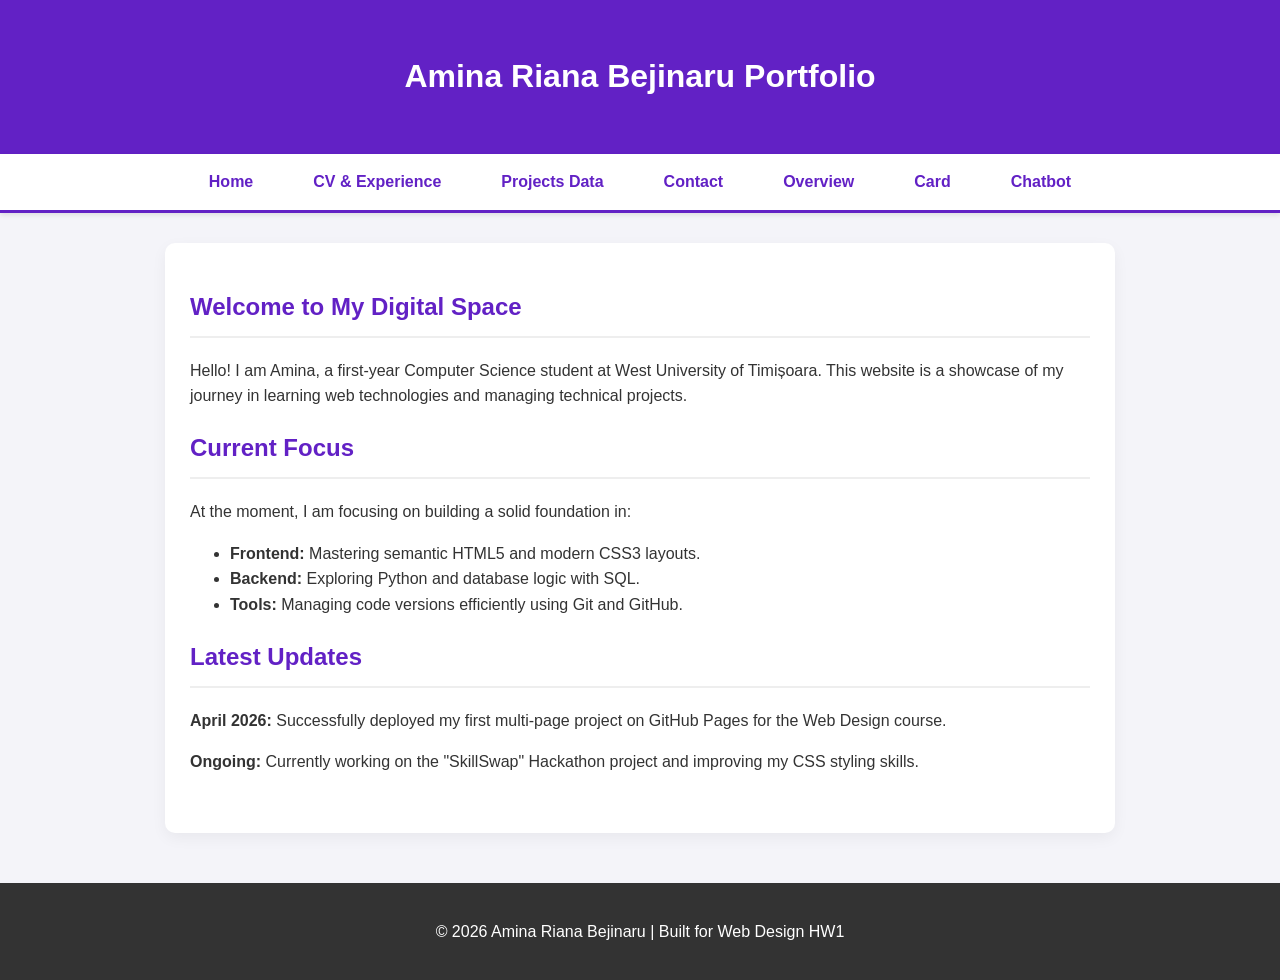
<file: index.html>
<!DOCTYPE html>
<html lang="en">
<head>
    <meta charset="UTF-8">
    <meta name="viewport" content="width=device-width, initial-scale=1.0">
    <title>Amina Riana Bejinaru | Portfolio Home</title>
    <link rel="stylesheet" href="style.css">
</head>
<body>
    <a href="#main-content" class="skip-link">Skip to main content</a>

    <header>
        <h1>Amina Riana Bejinaru Portfolio</h1>
    </header>

    <nav>
        <ul>
            <li><a href="index.html">Home</a></li>
            <li><a href="cv.html">CV & Experience</a></li>
            <li><a href="data.html">Projects Data</a></li>
            <li><a href="contact.html">Contact</a></li>
            <li><a href="overview.html">Overview</a></li>
            <li><a href="card.html">Card</a></li>
        <li><a href="chatbot.html">Chatbot</a></li>
        </ul>
    </nav>

    <main id="main-content">
        <section>
            <h2>Welcome to My Digital Space</h2>
            <p>Hello! I am Amina, a first-year Computer Science student at West University of Timișoara. This website is a showcase of my journey in learning web technologies and managing technical projects.</p>
        </section>

        <section>
            <h2>Current Focus</h2>
            <p>At the moment, I am focusing on building a solid foundation in:</p>
            <ul>
                <li><strong>Frontend:</strong> Mastering semantic HTML5 and modern CSS3 layouts.</li>
                <li><strong>Backend:</strong> Exploring Python and database logic with SQL.</li>
                <li><strong>Tools:</strong> Managing code versions efficiently using Git and GitHub.</li>
            </ul>
        </section>

        <section>
            <h2>Latest Updates</h2>
            <p><strong>April 2026:</strong> Successfully deployed my first multi-page project on GitHub Pages for the Web Design course.</p>
            <p><strong>Ongoing:</strong> Currently working on the "SkillSwap" Hackathon project and improving my CSS styling skills.</p>
        </section>
    </main>

    <footer>
        <p>&copy; 2026 Amina Riana Bejinaru | Built for Web Design HW1</p>
    </footer>
</body>
</html>
</file>
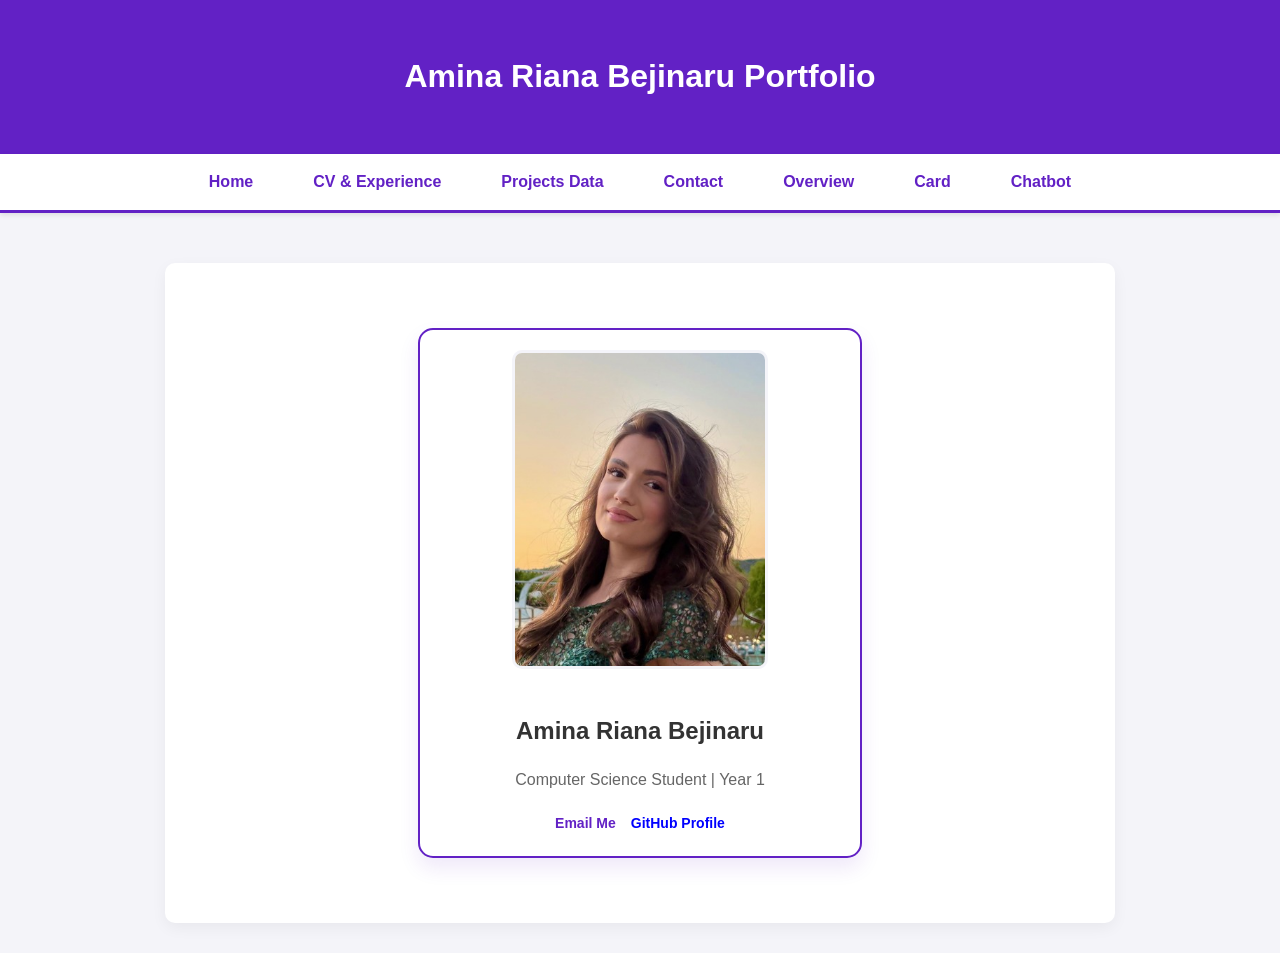
<file: card.html>
<!DOCTYPE html>
<html lang="en">
<head>
    <meta charset="UTF-8">
    <title>Business Card - Amina</title>
    <link rel="stylesheet" href="style.css"> 
    <link rel="stylesheet" href="style.css">
</head>
<body>
    <header>
        <h1>Amina Riana Bejinaru Portfolio</h1>
    </header>

    <nav>
        <ul>
            <li><a href="index.html">Home</a></li>
            <li><a href="cv.html">CV & Experience</a></li>
            <li><a href="data.html">Projects Data</a></li>
            <li><a href="contact.html">Contact</a></li>
            <li><a href="overview.html">Overview</a></li>
            <li><a href="card.html">Card</a></li>
            <li><a href="chatbot.html">Chatbot</a></li>
        </ul>
    </nav>

    <main id="card-container" style="margin-top: 50px;">
        <div id="main-card" class="profile-card">
            <img src="profile.jpeg" alt="Amina Riana Bejinaru" class="card-img">
            <h1 class="name">Amina Riana Bejinaru</h1>
            <p class="specialization">Computer Science Student | Year 1</p>
            <div class="links">
                <a href="mailto:amina.bejinaru06@e-uvt.ro">Email Me</a>
                <a href="https://github.com/aminabejinaru06-blip" style="color: blue;">GitHub Profile</a>
            </div>
        </div>
    </main>
</body>
</html>
</file>
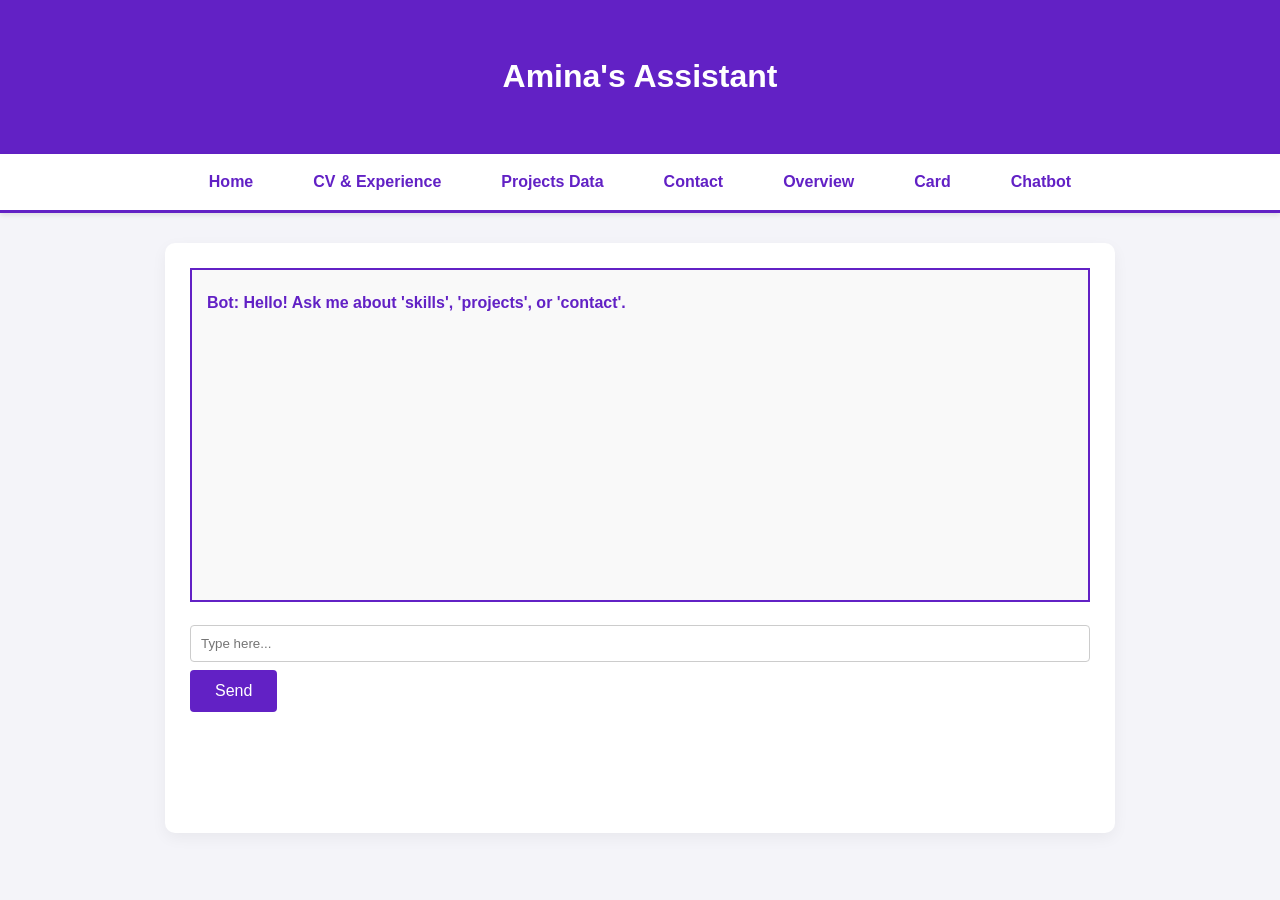
<file: chatbot.html>
<!DOCTYPE html>
<html lang="en">
<head>
    <meta charset="UTF-8">
    <title>Chatbot - Amina</title>
    <link rel="stylesheet" href="style.css">
    <style>
        #chat-window {
            border: 2px solid #6221c5;
            height: 300px;
            overflow-y: auto;
            padding: 15px;
            margin-bottom: 15px;
            background: #f9f9f9;
        }
        .bot-msg { color: #6221c5; font-weight: bold; margin: 5px 0; }
        .user-msg { color: #333; margin: 5px 0; text-align: right; }
    </style>
</head>
<body>
    <header><h1>Amina's Assistant</h1></header>
    <nav>
        <ul>
            <li><a href="index.html">Home</a></li>
            <li><a href="cv.html">CV & Experience</a></li>
            <li><a href="data.html">Projects Data</a></li>
            <li><a href="contact.html">Contact</a></li>
            <li><a href="overview.html">Overview</a></li>
            <li><a href="card.html">Card</a></li>
            <li><a href="chatbot.html">Chatbot</a></li>
        </ul>
    </nav>
    <main>
        <div id="chat-window">
            <p class="bot-msg">Bot: Hello! Ask me about 'skills', 'projects', or 'contact'.</p>
        </div>
        <form id="chat-form">
            <input type="text" id="user-input" placeholder="Type here..." required>
            <button type="submit">Send</button>
        </form>
    </main>
    <script src="chatbot.js"></script>
</body>
</html>
</file>
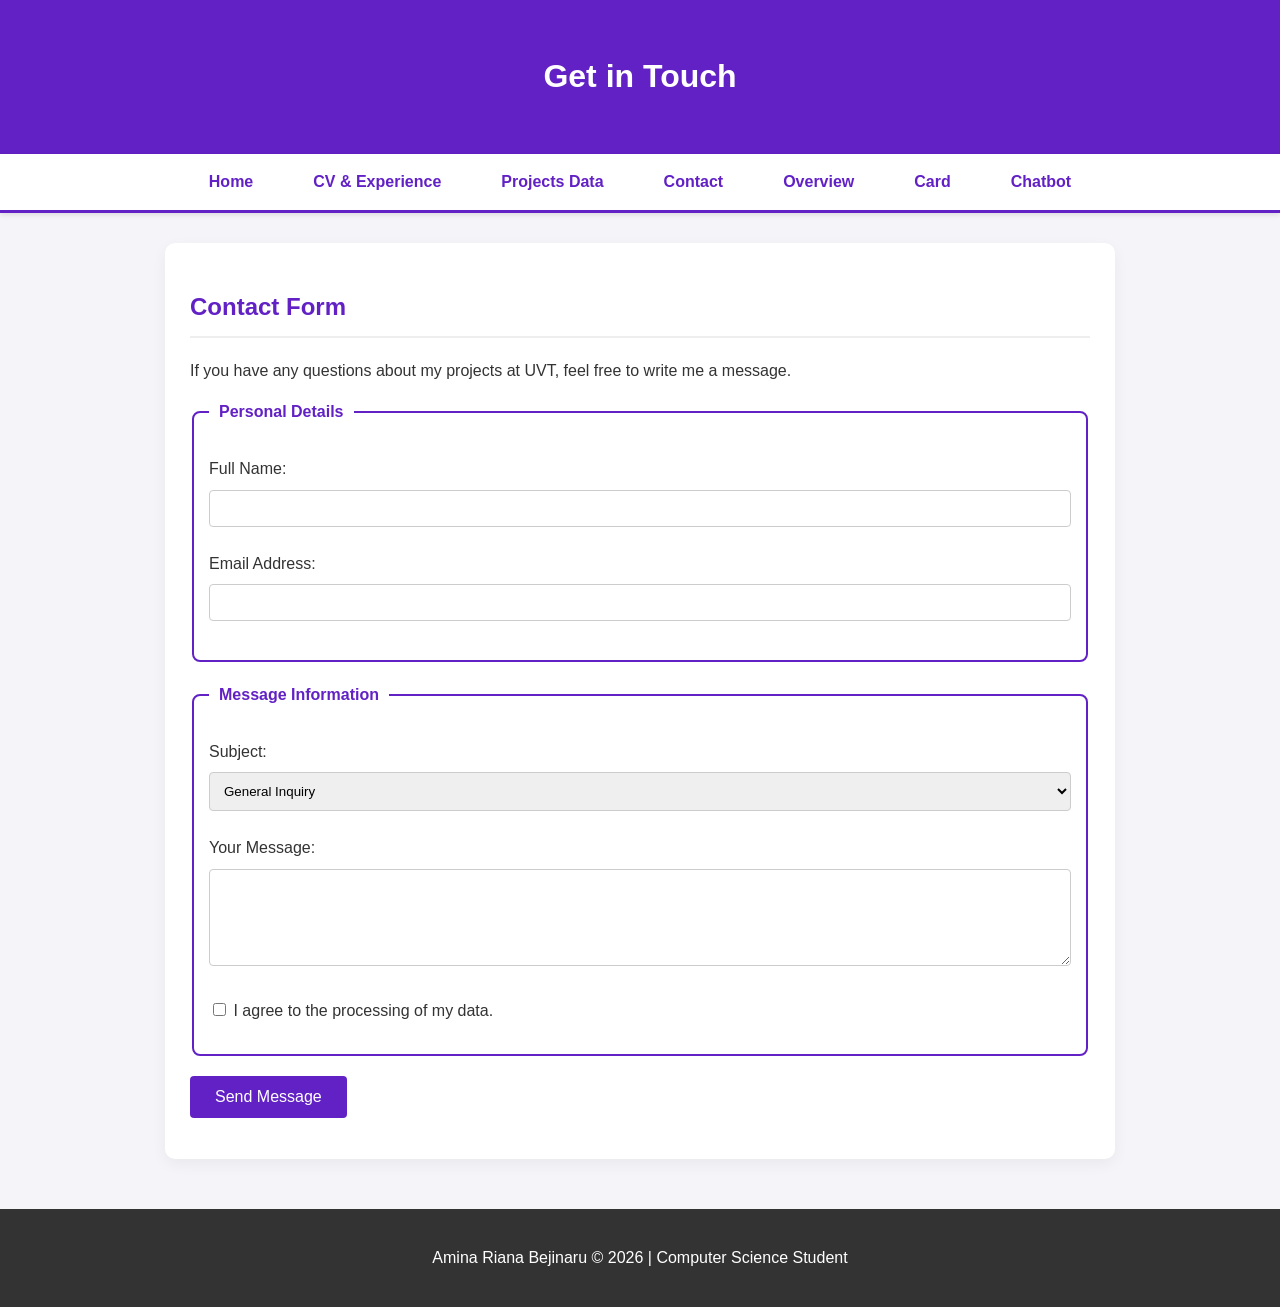
<file: contact.html>
<!DOCTYPE html>
<html lang="en">
<head>
    <meta charset="UTF-8">
    <meta name="viewport" content="width=device-width, initial-scale=1.0">
    <title>Contact - Amina Riana Bejinaru</title>
    <link rel="stylesheet" href="style.css">
</head>
<body>
    <a href="#main-content" class="skip-link">Skip to main content</a>

    <header>
        <h1>Get in Touch</h1>
    </header>

    <nav>
        <ul>
            <li><a href="index.html">Home</a></li>
            <li><a href="cv.html">CV & Experience</a></li>
            <li><a href="data.html">Projects Data</a></li>
            <li><a href="contact.html">Contact</a></li>
            <li><a href="overview.html">Overview</a></li>
            <li><a href="card.html">Card</a></li>
            <li><a href="chatbot.html">Chatbot</a></li>
        </ul>
    </nav>

    <main id="main-content">
        <section>
            <h2>Contact Form</h2>
            <p>If you have any questions about my projects at UVT, feel free to write me a message.</p>
            
            <form action="#" method="post">
                <fieldset>
                    <legend>Personal Details</legend>
                    
                    <p>
                        <label for="full-name">Full Name:</label><br>
                        <input type="text" id="full-name" name="user_name" required>
                    </p>
                    
                    <p>
                        <label for="email-addr">Email Address:</label><br>
                        <input type="email" id="email-addr" name="user_email" required>
                    </p>
                </fieldset>

                <fieldset>
                    <legend>Message Information</legend>
                    
                    <p>
                        <label for="subject">Subject:</label><br>
                        <select id="subject" name="message_subject">
                            <option value="general">General Inquiry</option>
                            <option value="project">Project Collaboration</option>
                            <option value="feedback">Feedback</option>
                        </select>
                    </p>

                    <p>
                        <label for="message">Your Message:</label><br>
                        <textarea id="message" name="user_message" rows="5" required></textarea>
                    </p>

                    <p>
                        <input type="checkbox" id="privacy" name="privacy_check" required>
                        <label for="privacy">I agree to the processing of my data.</label>
                    </p>
                </fieldset>

                <p>
                    <button type="submit">Send Message</button>
                </p>
            </form>
        </section>
    </main>

    <footer>
        <p>Amina Riana Bejinaru &copy; 2026 | Computer Science Student</p>
    </footer>
</body>
</html>
</file>
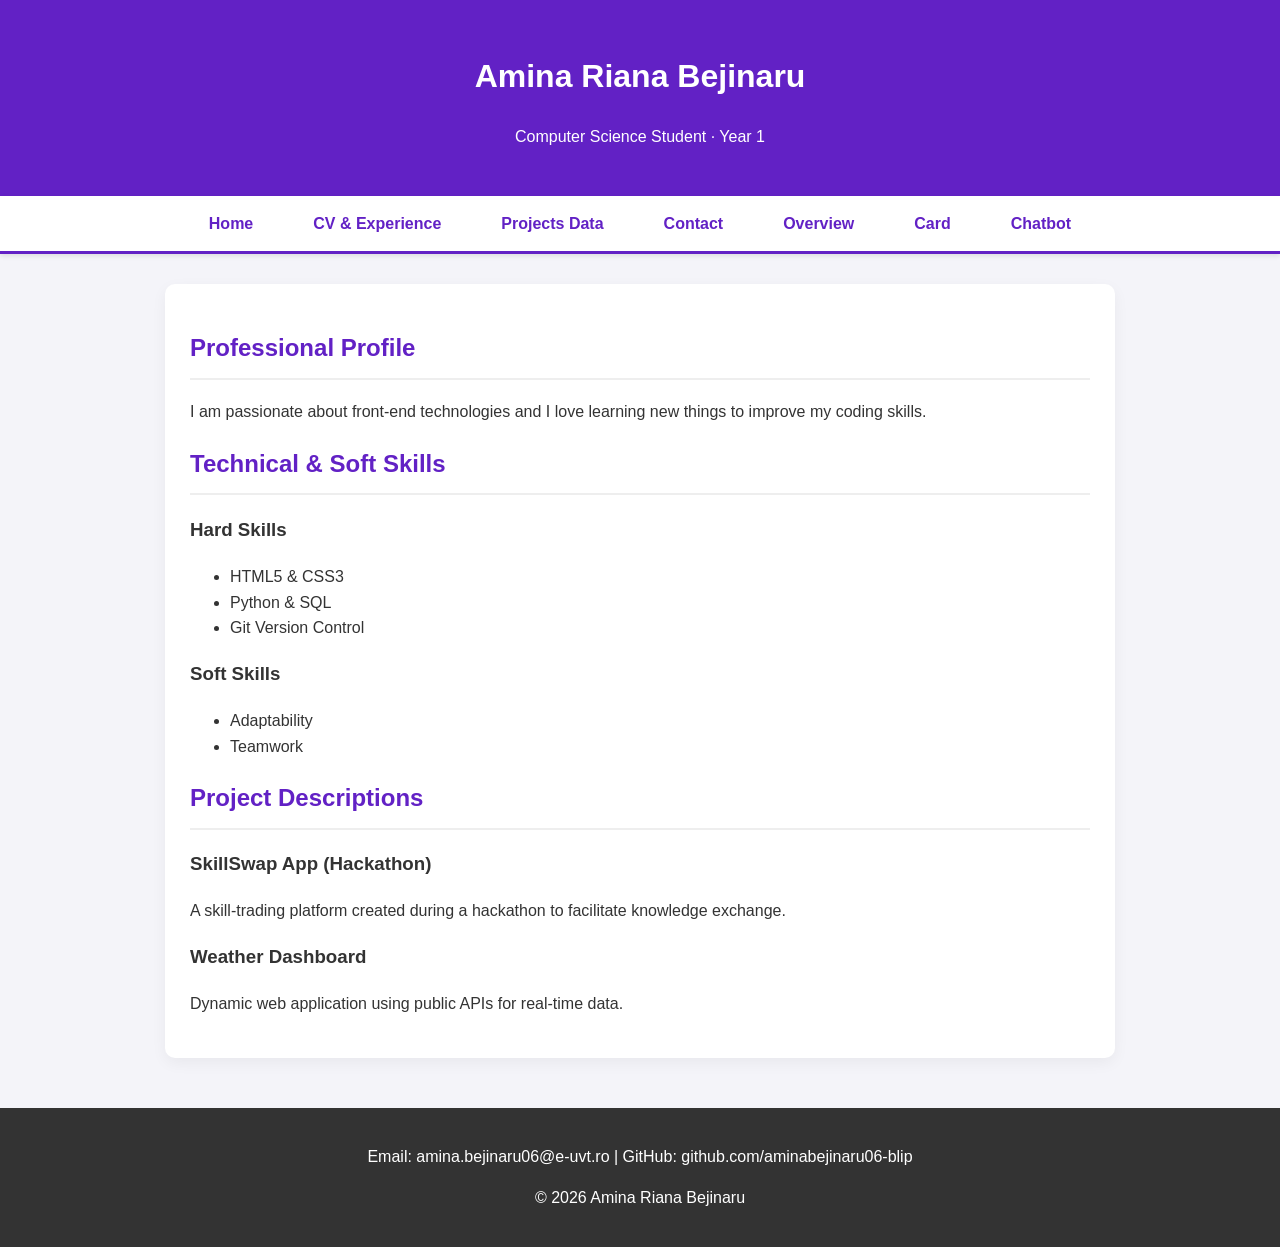
<file: cv.html>
<!DOCTYPE html>
<html lang="en">
<head>
    <meta charset="UTF-8">
    <meta name="viewport" content="width=device-width, initial-scale=1.0">
    <title>CV - Amina Riana Bejinaru</title>
    <link rel="stylesheet" href="style.css"> </head>
<body>
    <a href="#main-content" class="skip-link">Skip to main content</a>

    <header>
        <h1>Amina Riana Bejinaru</h1>
        <p>Computer Science Student · Year 1</p>
    </header>

    <nav>
        <ul>
            <li><a href="index.html">Home</a></li>
            <li><a href="cv.html">CV & Experience</a></li>
            <li><a href="data.html">Projects Data</a></li>
            <li><a href="contact.html">Contact</a></li>
            <li><a href="overview.html">Overview</a></li>
            <li><a href="card.html">Card</a></li>
           <li><a href="chatbot.html">Chatbot</a></li>
        </ul>
    </nav>

    <main id="main-content">
        <section>
            <h2>Professional Profile</h2>
            <p>I am passionate about front-end technologies and I love learning new things to improve my coding skills.</p>
        </section>

        <section>
            <h2>Technical & Soft Skills</h2>
            <h3>Hard Skills</h3>
            <ul>
                <li>HTML5 & CSS3</li>
                <li>Python & SQL</li>
                <li>Git Version Control</li>
            </ul>
            <h3>Soft Skills</h3>
            <ul>
                <li>Adaptability</li>
                <li>Teamwork</li>
            </ul>
        </section>

        <section>
            <h2>Project Descriptions</h2>
            <article>
                <h3>SkillSwap App (Hackathon)</h3>
                <p>A skill-trading platform created during a hackathon to facilitate knowledge exchange.</p>
            </article>
            <article>
                <h3>Weather Dashboard</h3>
                <p>Dynamic web application using public APIs for real-time data.</p>
            </article>
        </section>
    </main>

    <footer>
        <p>Email: amina.bejinaru06@e-uvt.ro | GitHub: github.com/aminabejinaru06-blip</p>
        <p>&copy; 2026 Amina Riana Bejinaru</p>
    </footer>
</body>
</html>
</file>
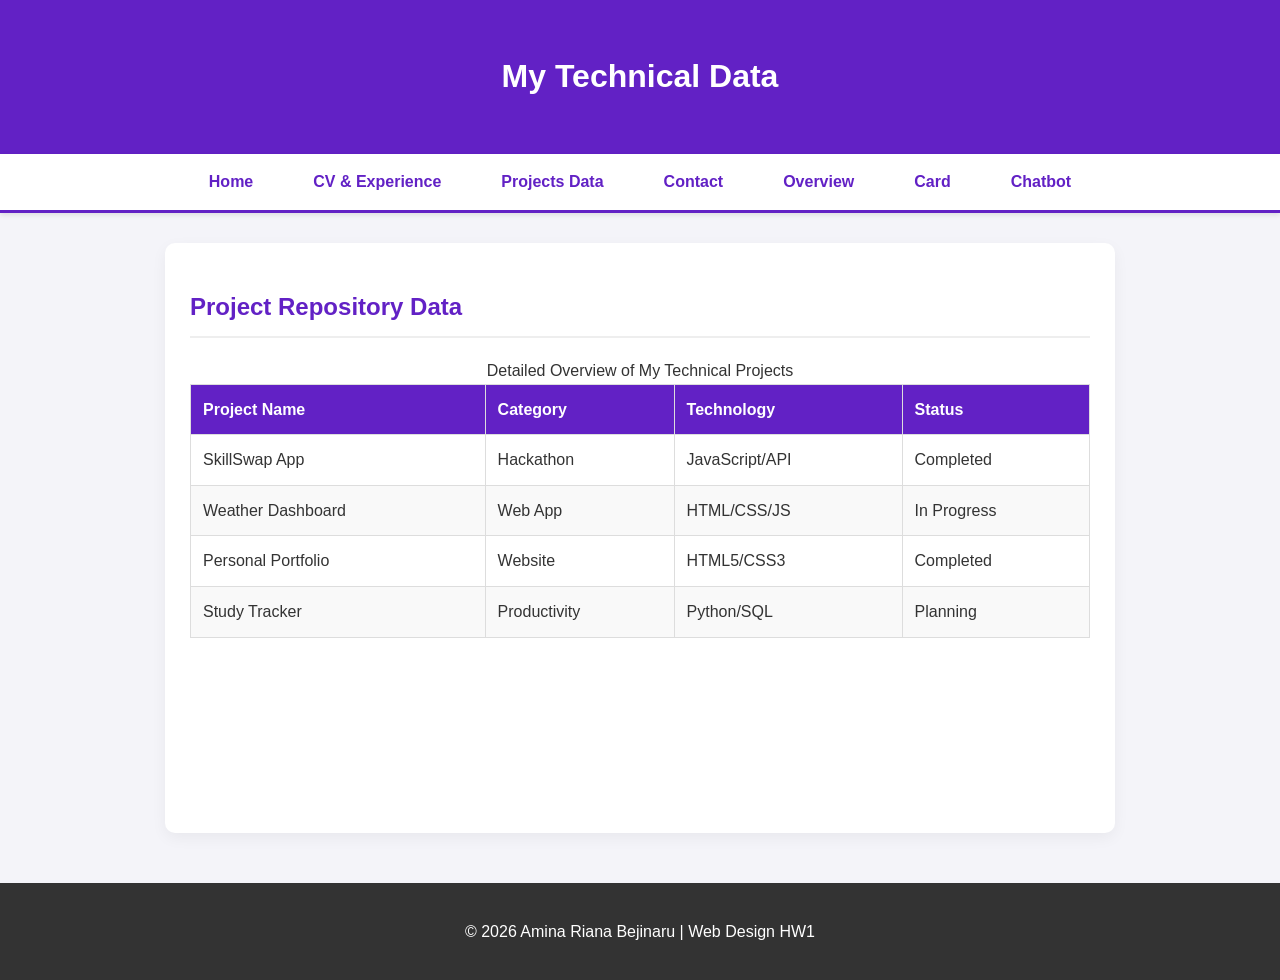
<file: data.html>
<!DOCTYPE html>
<html lang="en">
<head>
    <meta charset="UTF-8">
    <meta name="viewport" content="width=device-width, initial-scale=1.0">
    <title>Projects Data - Amina Riana Bejinaru</title>
    <link rel="stylesheet" href="style.css">
</head>
<body>
    <a href="#main-content" class="skip-link">Skip to main content</a>

    <header>
        <h1>My Technical Data</h1>
    </header>

    <nav>
        <ul>
            <li><a href="index.html">Home</a></li>
            <li><a href="cv.html">CV & Experience</a></li>
            <li><a href="data.html">Projects Data</a></li>
            <li><a href="contact.html">Contact</a></li>
            <li><a href="overview.html">Overview</a></li>
            <li><a href="card.html">Card</a></li>
        <li><a href="chatbot.html">Chatbot</a></li>
        </ul>
    </nav>

    <main id="main-content">
        <h2>Project Repository Data</h2>
        <table>
            <caption>Detailed Overview of My Technical Projects</caption>
            <thead>
                <tr>
                    <th scope="col">Project Name</th>
                    <th scope="col">Category</th>
                    <th scope="col">Technology</th>
                    <th scope="col">Status</th>
                </tr>
            </thead>
            <tbody>
                <tr>
                    <td>SkillSwap App</td>
                    <td>Hackathon</td>
                    <td>JavaScript/API</td>
                    <td>Completed</td>
                </tr>
                <tr>
                    <td>Weather Dashboard</td>
                    <td>Web App</td>
                    <td>HTML/CSS/JS</td>
                    <td>In Progress</td>
                </tr>
                <tr>
                    <td>Personal Portfolio</td>
                    <td>Website</td>
                    <td>HTML5/CSS3</td>
                    <td>Completed</td>
                </tr>
                <tr>
                    <td>Study Tracker</td>
                    <td>Productivity</td>
                    <td>Python/SQL</td>
                    <td>Planning</td>
                </tr>
            </tbody>
        </table>
    </main>

    <footer>
        <p>&copy; 2026 Amina Riana Bejinaru | Web Design HW1</p>
    </footer>
</body>
</html>
</file>
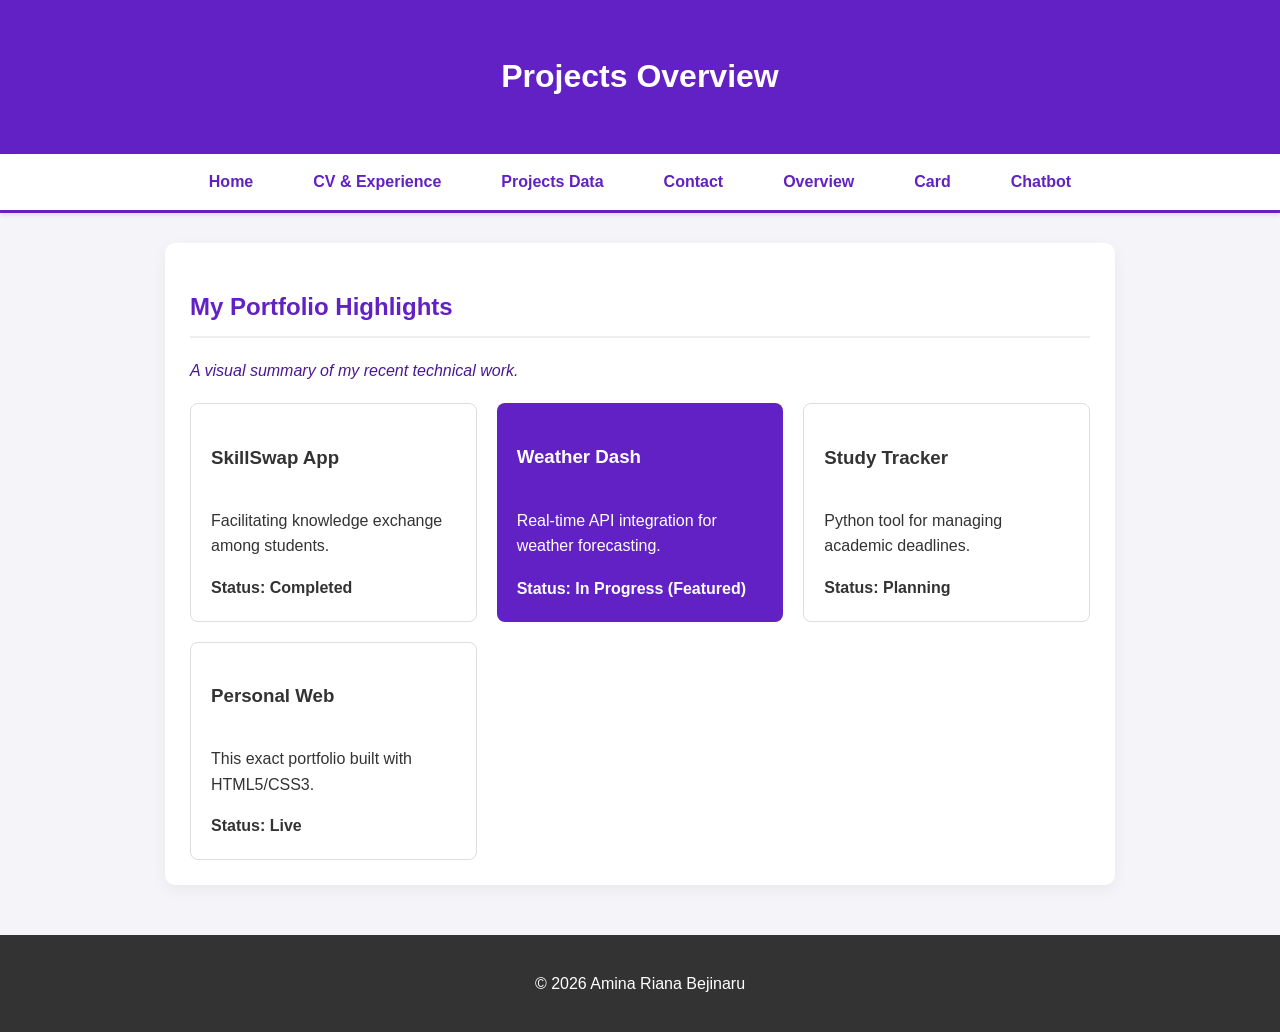
<file: overview.html>
<!DOCTYPE html>
<html lang="en">
<head>
    <meta charset="UTF-8">
    <meta name="viewport" content="width=device-width, initial-scale=1.0">
    <title>Overview - Amina Riana Bejinaru</title>
    <link rel="stylesheet" href="style.css">
    <style>
        .special-text { color: #4a1896; font-style: italic; }

        /* Structura GRID */
        .projects-grid {
            display: grid;
            grid-template-columns: repeat(auto-fit, minmax(250px, 1fr));
            gap: 20px;
            margin-top: 20px;
        }

        /* Stil Carduri cu FLEXBOX */
        .project-card {
            border: 1px solid #ddd;
            padding: 20px;
            border-radius: 8px;
            display: flex;
            flex-direction: column;
            justify-content: space-between;
            transition: transform 0.3s;
        }

        .project-card:hover { transform: translateY(-5px); }

        /* Cardul diferit */
        .featured {
            background-color: #6221c5;
            color: white;
            border: none;
        }
        .featured h3 { color: white; border-bottom-color: rgba(255,255,255,0.3); }

        /* Media Query pentru ecrane mici */
        @media (max-width: 600px) {
            header h1 { font-size: 1.5rem; }
            .projects-grid { grid-template-columns: 1fr; }
        }
    </style>
</head>
<body>
    <header><h1>Projects Overview</h1></header>
    <nav>
        <ul>
            <li><a href="index.html">Home</a></li>
            <li><a href="cv.html">CV & Experience</a></li>
            <li><a href="data.html">Projects Data</a></li>
            <li><a href="contact.html">Contact</a></li>
            <li><a href="overview.html">Overview</a></li>
            <li><a href="card.html">Card</a></li>
            <li><a href="chatbot.html">Chatbot</a></li>
        </ul>
    </nav>
    <main id="main-content">
        <section>
            <h2>My Portfolio Highlights</h2>
            <p class="special-text">A visual summary of my recent technical work.</p>
            
            <div class="projects-grid">
                <article class="project-card">
                    <h3>SkillSwap App</h3>
                    <p>Facilitating knowledge exchange among students.</p>
                    <strong>Status: Completed</strong>
                </article>
                <article class="project-card featured">
                    <h3>Weather Dash</h3>
                    <p>Real-time API integration for weather forecasting.</p>
                    <strong>Status: In Progress (Featured)</strong>
                </article>
                <article class="project-card">
                    <h3>Study Tracker</h3>
                    <p>Python tool for managing academic deadlines.</p>
                    <strong>Status: Planning</strong>
                </article>
                <article class="project-card">
                    <h3>Personal Web</h3>
                    <p>This exact portfolio built with HTML5/CSS3.</p>
                    <strong>Status: Live</strong>
                </article>
            </div>
        </section>
    </main>
    <footer><p>&copy; 2026 Amina Riana Bejinaru</p></footer>
</body>
</html>
</file>
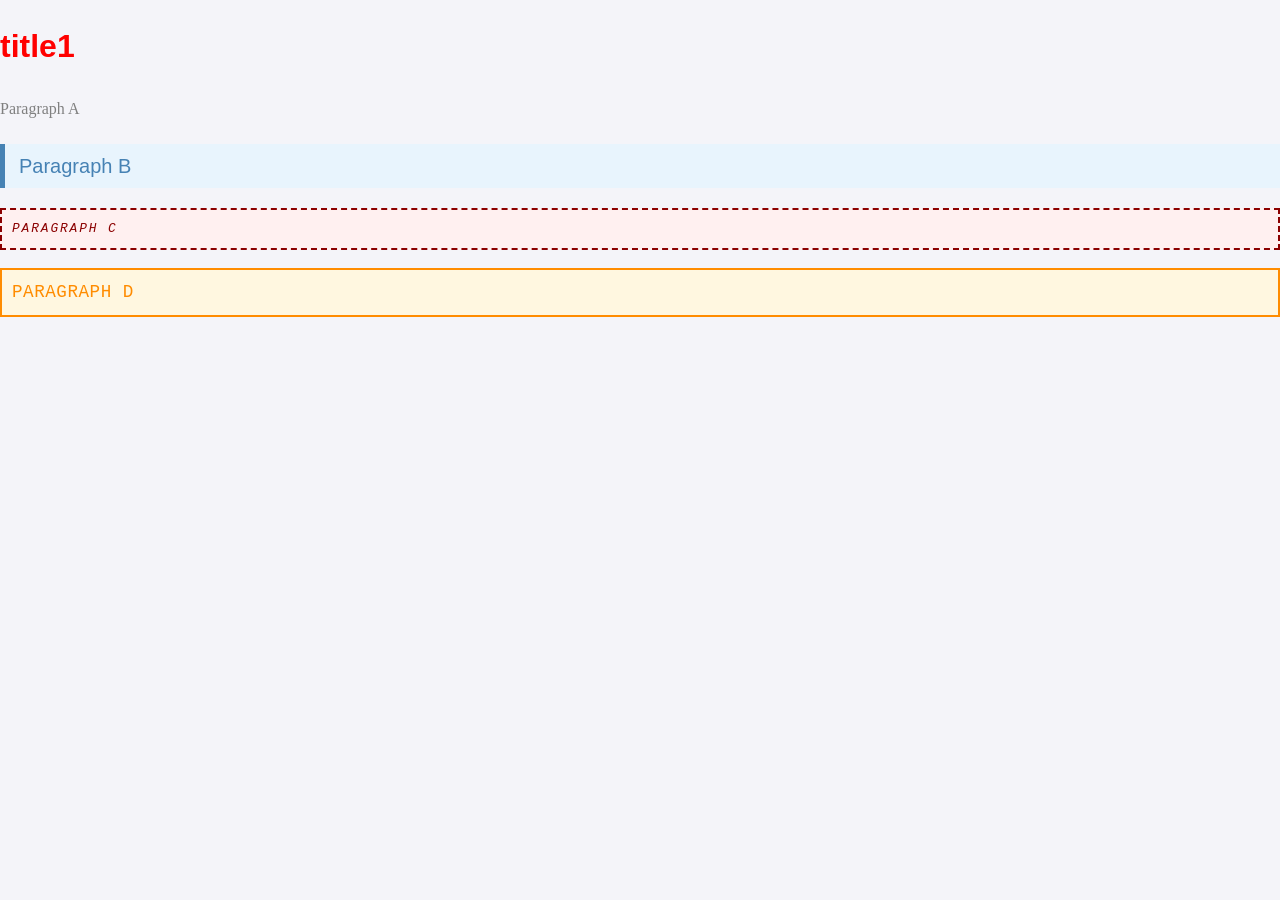
<file: specificity.html>
<!DOCTYPE html>
<html lang="en">
<head>
    <meta charset="UTF-8">
    <title>Specificity Game</title>
    <link rel="stylesheet" href="style.css">
    <style>
        p {
            color: gray;
            font-size: 1rem;
            font-family: Georgia, serif;
            line-height: 1.4;
            padding: 4px 0;
        }

        .info {
            color: steelblue;
            font-size: 1.25rem;
            background-color: #e8f4fd;
            padding: 8px 14px;
            border-left: 5px solid steelblue;
            font-family: Arial, sans-serif;
        }

        #warning {
            color: darkred;
            font-size: 0.8rem;
            font-style: italic;
            text-transform: uppercase;
            letter-spacing: 0.15em;
            border: 2px dashed darkred;
            padding: 10px;
            background-color: #fff0f0;
            font-family: 'Courier New', monospace;
        }

        #warning.info {
            color: darkorange;
            background-color: #fff7e0;
            border: 2px solid darkorange;
            font-size: 1.1rem;
            font-style: normal;
            letter-spacing: 0.03em;
        }
        h1 {
            color: red;
        }
    </style>
</head>
<body>

    <h1>title1</h1>

    <p>Paragraph A</p>

    <p class="info">Paragraph B</p>

    <p id="warning">Paragraph C</p>

    <p class="info" id="warning">Paragraph D</p>

</body>
</html>
</file>
<file: style.css>
/*  STILURI GLOBALE (Valabile pentru toate paginile)  */
body {
    font-family: 'Segoe UI', Arial, sans-serif;
    line-height: 1.6;
    margin: 0;
    padding: 0;
    background-color: #f4f4f9; /* Gri foarte deschis */
    color: #333;
}

header {
    background-color: #6221c5; 
    color: white;
    padding: 30px 0;
    text-align: center;
}

/* Navigarea - Va arata la fel pe toate paginile */
nav {
    background-color: #fff;
    border-bottom: 3px solid #6221c5;
    box-shadow: 0 2px 5px rgba(0,0,0,0.1);
}

nav ul {
    list-style: none;
    padding: 0;
    margin: 0;
    display: flex;
    justify-content: center;
    gap: 20px;
}

nav ul li a {
    display: block;
    padding: 15px 20px;
    text-decoration: none;
    color: #6221c5;
    font-weight: bold;
    transition: 0.3s;
}

nav ul li a:hover {
    background-color: #6221c5;
    color: white;
}

/* Containerul principal de continut */
main {
    max-width: 900px;
    margin: 30px auto;
    padding: 25px;
    background: white;
    border-radius: 10px;
    box-shadow: 0 5px 15px rgba(0,0,0,0.05);
    min-height: 60vh; /* Se asigura ca pagina nu e prea scurta */
}

h2 {
    color: #6221c5;
    border-bottom: 2px solid #eee;
    padding-bottom: 10px;
}

/*  STILURI SPECIFICE (Se vor activa doar unde exista elementele)  */

/* Pagina Projects Data (Tabele) */
table {
    width: 100%;
    border-collapse: collapse;
    margin-top: 20px;
}

th, td {
    border: 1px solid #ddd;
    padding: 12px;
    text-align: left;
}

th { 
    background-color: #6221c5; 
    color: white; 
}

tr:nth-child(even) {
    background-color: #f9f9f9; /* Efect de randuri alternate */
}

/* Pagina Contact (Formular) */
fieldset {
    border: 2px solid #6221c5;
    border-radius: 8px;
    margin-bottom: 20px;
    padding: 15px;
}

legend {
    font-weight: bold;
    padding: 0 10px;
    color: #6221c5;
}

input[type="text"], input[type="email"], select, textarea {
    width: 100%;
    padding: 10px;
    margin: 8px 0;
    border: 1px solid #ccc;
    border-radius: 4px;
    box-sizing: border-box; /* Important pentru latime */
}

button {
    background-color: #6221c5;
    color: white;
    padding: 12px 25px;
    border: none;
    border-radius: 4px;
    cursor: pointer;
    font-size: 16px;
    transition: 0.3s;
}

button:hover {
    background-color: #4a1896;
}

/* Footer uniform */
footer {
    text-align: center;
    padding: 20px;
    background: #333;
    color: white;
    margin-top: 50px;
}

/* Stil pentru link-ul de accesibilitate */
.skip-link {
    position: absolute;
    top: -100px;
    left: 0;
    background: #6221c5;
    color: white;
    padding: 10px;
    z-index: 100;
}
.skip-link:focus { top: 0; }
.grid-container {
    display: grid;
    grid-template-columns: repeat(2, 1fr); /* 2 coloane pe desktop */
    gap: 20px;
}

@media (max-width: 600px) {
    /* 1. Meniul devine vertical */
    nav ul {
        flex-direction: column; 
        align-items: center;
        gap: 10px;
        padding: 10px 0;
    }

    /* 2. Main ocupă mai mult spațiu lateral */
    main {
        margin: 10px; 
        padding: 15px;
        max-width: 100%; /* sa nu ramana blocat la latimi fixe */
        box-sizing: border-box;
    }

    /* 3. Grid-ul de proiecte devine pe o singura coloana */
    .grid-container, .projects-grid {
        grid-template-columns: 1fr;
    }
}

/*  STILURI SPECIFICE PENTRU PAGINA CARD  */

.profile-card {
    text-align: center;
    padding: 20px;
    border: 2px solid #6221c5; 
    border-radius: 15px;
    background-color: #fff;
    max-width: 400px;
    margin: 40px auto; /* Centreaza cardul în pagina */
    box-shadow: 0 10px 20px rgba(98, 33, 197, 0.1);
    transition: transform 0.3s ease;
}

.profile-card:hover {
    transform: translateY(-5px); /* Efect subtil de plutire la hover */
}

.card-img {
    width: 250px;
    height: auto;
    border-radius: 10px; /* Colturi usor rotunjite  */
    margin-bottom: 20px;
    border: 3px solid #f4f4f9;
}

.name {
    font-size: 24px;
    color: #333;
    margin-bottom: 5px;
}

.specialization {
    font-size: 16px;
    color: #666;
    margin-bottom: 20px;
}

.links {
    display: flex;
    justify-content: center;
    gap: 15px;
    margin-top: 15px;
}

.links a {
    text-decoration: none;
    color: #6221c5;
    font-weight: bold;
    font-size: 14px;
    border-bottom: 1px solid transparent;
    transition: 0.3s;
}

.links a:hover {
    border-bottom: 1px solid #6221c5;
    color: #4a1896;
}

/* Ajustare pentru mobil */
@media (max-width: 600px) {
    .profile-card {
        max-width: 90%;
        margin: 20px auto;
    }
    
    .card-img {
        width: 100%; /* Imaginea ocupa latimea cardului pe ecrane mici */
    }
}
</file>
